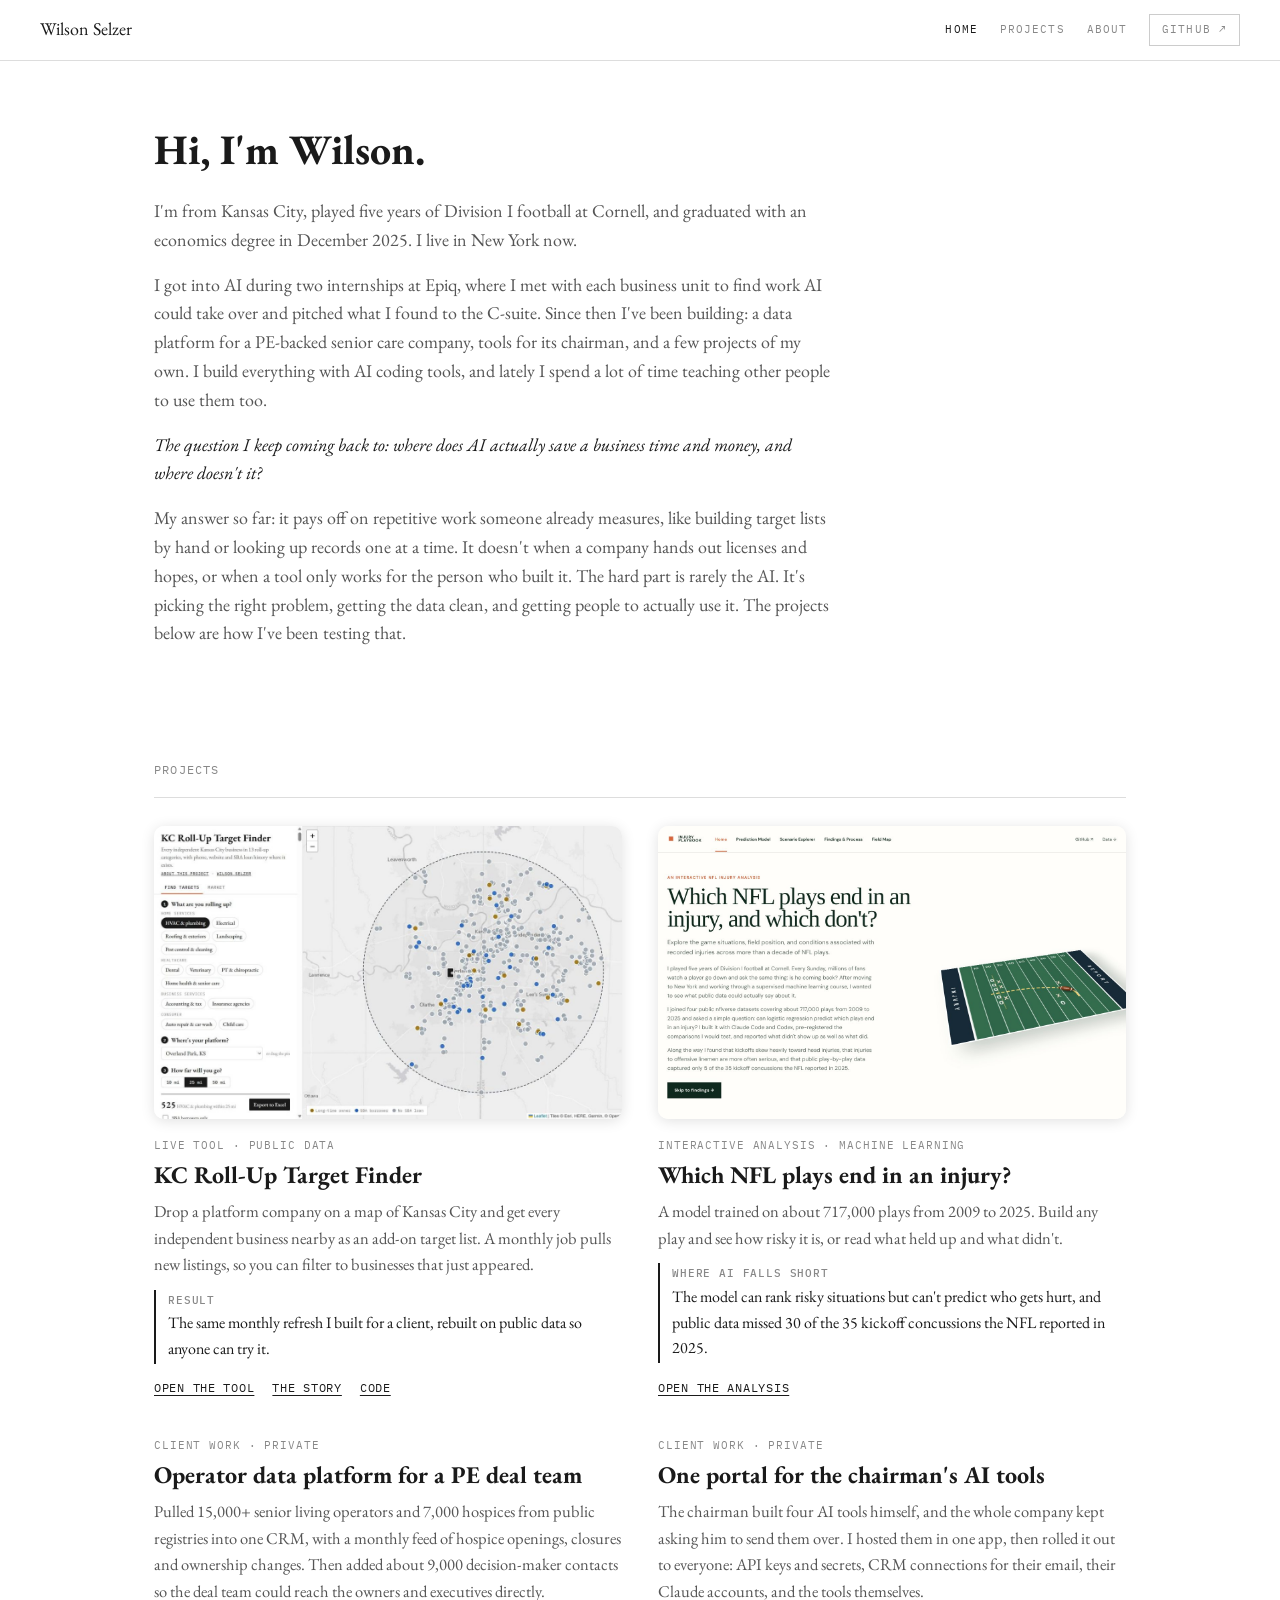
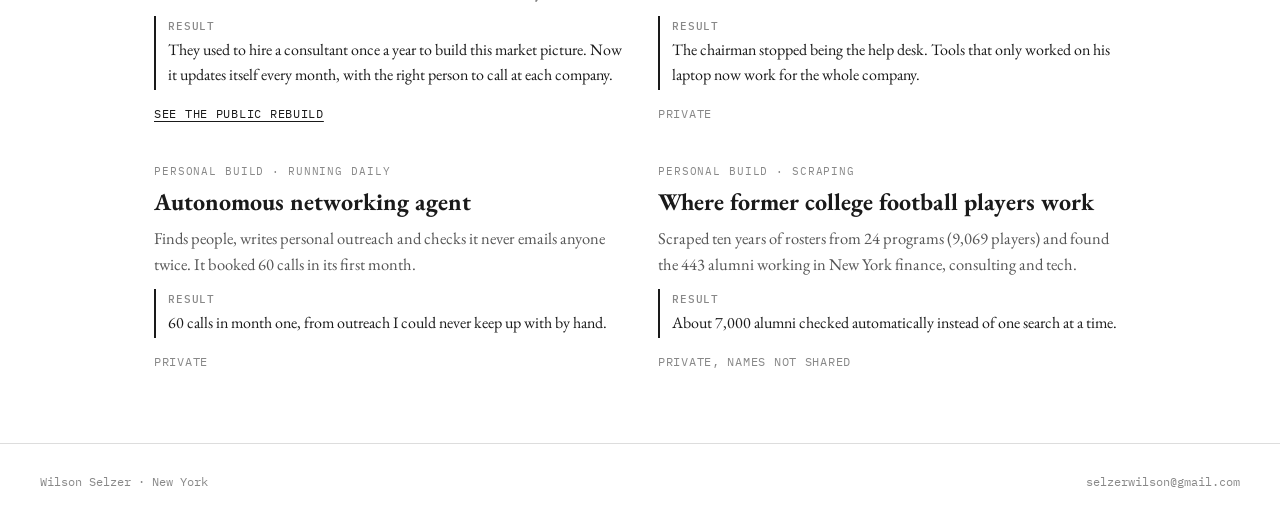
<file: index.html>
<!DOCTYPE html>
<html lang="en">
<head>
<meta charset="utf-8">
<meta name="viewport" content="width=device-width, initial-scale=1">
<title>Wilson Selzer</title>
<meta name="description" content="Wilson Selzer: AI and data projects built since graduating, including a live roll-up target finder for private equity.">
<link rel="preconnect" href="https://fonts.googleapis.com">
<link rel="preconnect" href="https://fonts.gstatic.com" crossorigin>
<link href="https://fonts.googleapis.com/css2?family=EB+Garamond:wght@400;500;600;700&family=IBM+Plex+Mono:wght@400;500;600&display=swap" rel="stylesheet">
<link rel="stylesheet" href="style.css">
</head>
<body>
<header class="topbar">
  <a class="brand" href="./">Wilson Selzer</a>
  <nav class="nav" aria-label="Site">
    <a href="./" aria-current="page">Home</a>
    <a href="#projects">Projects</a>
    <a href="#about">About</a>
    <a class="out" href="https://github.com/WilsonSelzer">GitHub ↗</a>
  </nav>
</header>

<main class="wrap">
  <section class="about" id="about">
    <h1>Hi, I'm Wilson.</h1>
    <p>I'm from Kansas City, played five years of Division I football at Cornell, and graduated with an economics degree in December 2025. I live in New York now.</p>
    <p>I got into AI during two internships at Epiq, where I met with each business unit to find work AI could take over and pitched what I found to the C-suite. Since then I've been building: a data platform for a PE-backed senior care company, tools for its chairman, and a few projects of my own. I build everything with AI coding tools, and lately I spend a lot of time teaching other people to use them too.</p>
    <p class="q">The question I keep coming back to: where does AI actually save a business time and money, and where doesn't it?</p>
    <p>My answer so far: it pays off on repetitive work someone already measures, like building target lists by hand or looking up records one at a time. It doesn't when a company hands out licenses and hopes, or when a tool only works for the person who built it. The hard part is rarely the AI. It's picking the right problem, getting the data clean, and getting people to actually use it. The projects below are how I've been testing that.</p>
  </section>

  <section class="section" id="projects">
    <p class="eyebrow">Projects</p>
    <div class="grid">
      <article class="card">
        <a class="frame" href="kc-sba-loan-map/"><img src="kc-tool.jpg" alt="KC Roll-Up Target Finder map" width="1200" height="688"></a>
        <div class="tag">Live tool · Public data</div>
        <h3><a href="kc-sba-loan-map/">KC Roll-Up Target Finder</a></h3>
        <p>Drop a platform company on a map of Kansas City and get every independent business nearby as an add-on target list. A monthly job pulls new listings, so you can filter to businesses that just appeared.</p>
        <p class="result"><b>Result</b> The same monthly refresh I built for a client, rebuilt on public data so anyone can try it.</p>
        <div class="links"><a href="kc-sba-loan-map/">Open the tool</a><a href="kc/">The story</a><a href="https://github.com/WilsonSelzer/kc-sba-loan-map">Code</a></div>
      </article>

      <article class="card">
        <a class="frame" href="nfl-injuries/"><img src="nfl-tool.jpg" alt="NFL injury analysis home page" width="1400" height="880"></a>
        <div class="tag">Interactive analysis · Machine learning</div>
        <h3><a href="nfl-injuries/">Which NFL plays end in an injury?</a></h3>
        <p>A model trained on about 717,000 plays from 2009 to 2025. Build any play and see how risky it is, or read what held up and what didn't.</p>
        <p class="result"><b>Where AI falls short</b> The model can rank risky situations but can't predict who gets hurt, and public data missed 30 of the 35 kickoff concussions the NFL reported in 2025.</p>
        <div class="links"><a href="nfl-injuries/">Open the analysis</a></div>
      </article>

      <article class="card">
        <div class="tag">Client work · Private</div>
        <h3>Operator data platform for a PE deal team</h3>
        <p>Pulled 15,000+ senior living operators and 7,000 hospices from public registries into one CRM, with a monthly feed of hospice openings, closures and ownership changes. Then added about 9,000 decision-maker contacts so the deal team could reach the owners and executives directly.</p>
        <p class="result"><b>Result</b> They used to hire a consultant once a year to build this market picture. Now it updates itself every month, with the right person to call at each company.</p>
        <div class="links"><a href="kc/">See the public rebuild</a></div>
      </article>

      <article class="card">
        <div class="tag">Client work · Private</div>
        <h3>One portal for the chairman's AI tools</h3>
        <p>The chairman built four AI tools himself, and the whole company kept asking him to send them over. I hosted them in one app, then rolled it out to everyone: API keys and secrets, CRM connections for their email, their Claude accounts, and the tools themselves.</p>
        <p class="result"><b>Result</b> The chairman stopped being the help desk. Tools that only worked on his laptop now work for the whole company.</p>
        <div class="links"><span>Private</span></div>
      </article>

      <article class="card">
        <div class="tag">Personal build · Running daily</div>
        <h3>Autonomous networking agent</h3>
        <p>Finds people, writes personal outreach and checks it never emails anyone twice. It booked 60 calls in its first month.</p>
        <p class="result"><b>Result</b> 60 calls in month one, from outreach I could never keep up with by hand.</p>
        <div class="links"><span>Private</span></div>
      </article>

      <article class="card">
        <div class="tag">Personal build · Scraping</div>
        <h3>Where former college football players work</h3>
        <p>Scraped ten years of rosters from 24 programs (9,069 players) and found the 443 alumni working in New York finance, consulting and tech.</p>
        <p class="result"><b>Result</b> About 7,000 alumni checked automatically instead of one search at a time.</p>
        <div class="links"><span>Private, names not shared</span></div>
      </article>
    </div>
  </section>
</main>

<footer><span>Wilson Selzer · New York</span><span>selzerwilson@gmail.com</span></footer>

</body>
</html>
</file>
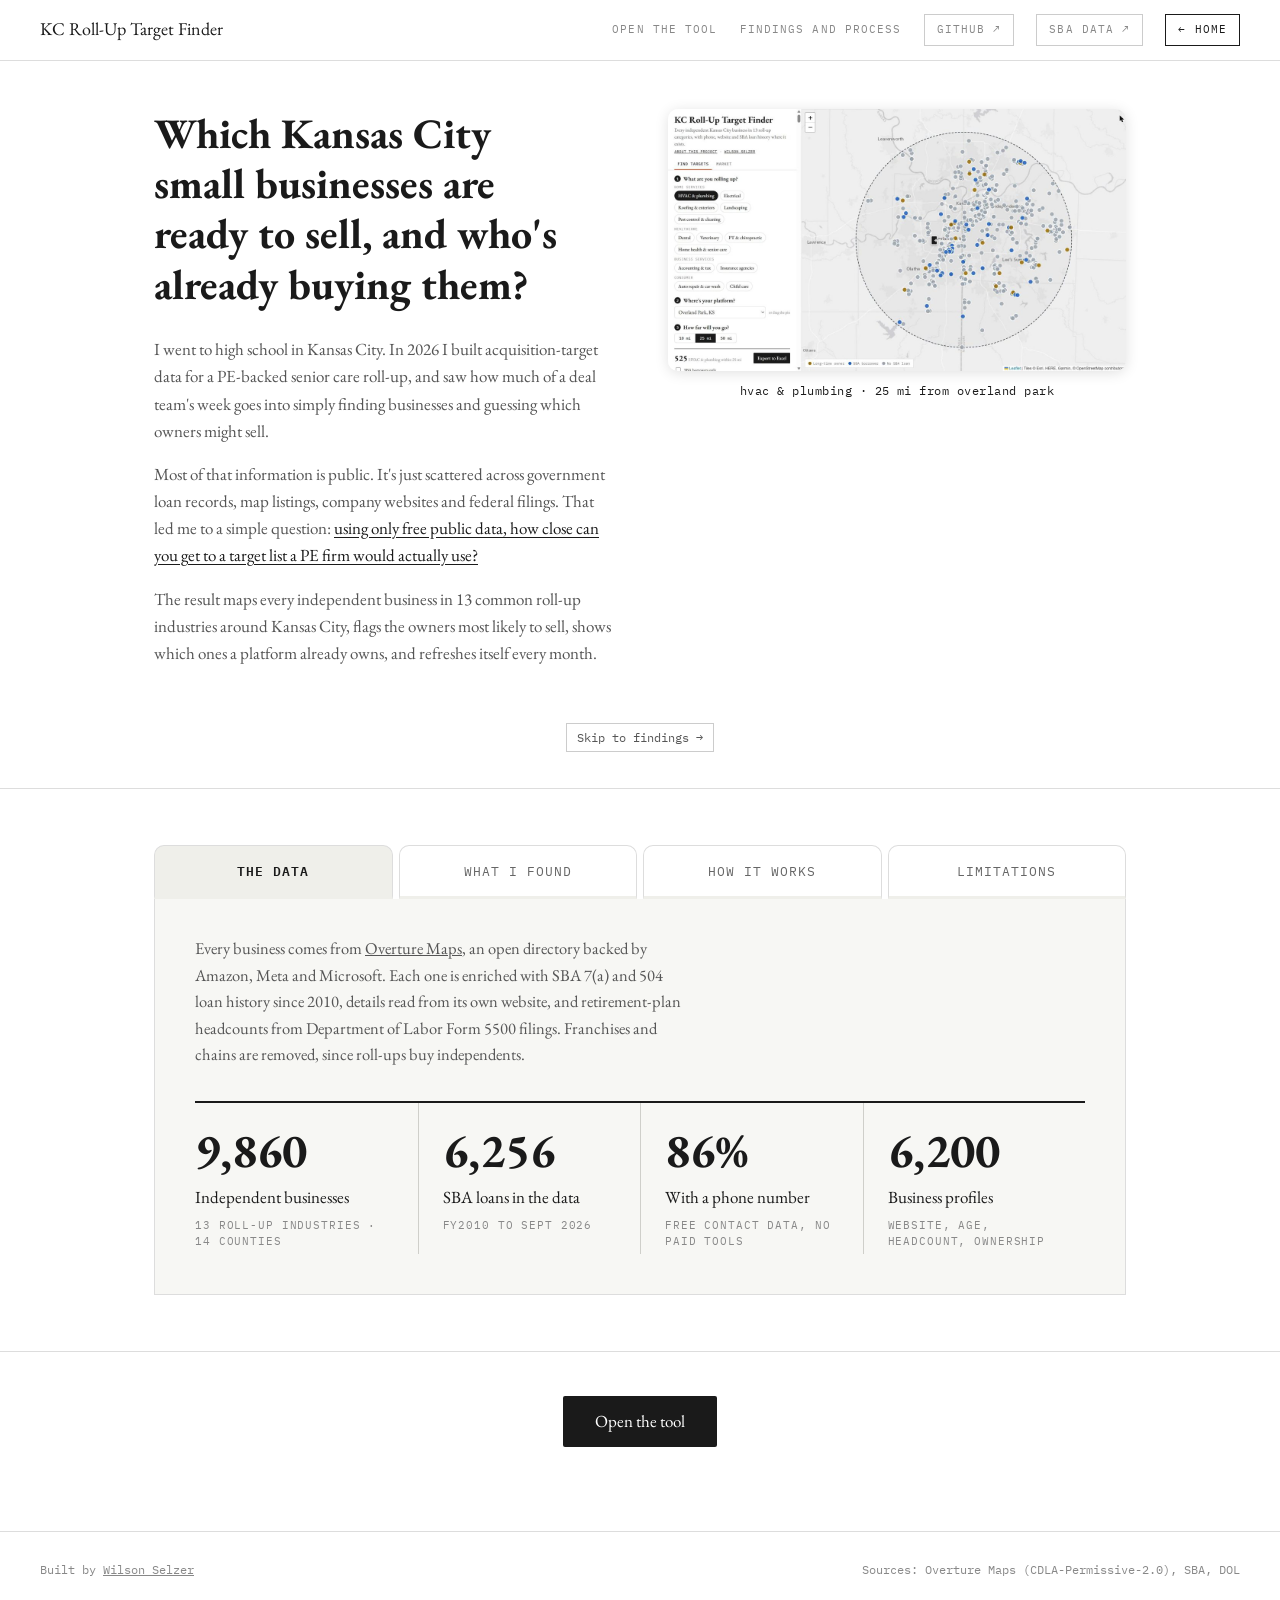
<file: kc/index.html>
<!DOCTYPE html>
<html lang="en">
<head>
<meta charset="utf-8">
<meta name="viewport" content="width=device-width, initial-scale=1">
<title>KC Roll-Up Target Finder</title>
<meta name="description" content="Which Kansas City small businesses are ready to sell, and who is already buying them? A deal-sourcing tool built on free public data.">
<link rel="preconnect" href="https://fonts.googleapis.com">
<link rel="preconnect" href="https://fonts.gstatic.com" crossorigin>
<link href="https://fonts.googleapis.com/css2?family=EB+Garamond:wght@400;500;600;700&family=IBM+Plex+Mono:wght@400;500;600&display=swap" rel="stylesheet">
<link rel="stylesheet" href="../style.css">
</head>
<body>
<header class="topbar">
  <a class="brand" href="./">KC Roll-Up Target Finder</a>
  <nav class="nav" aria-label="Project">
    <a href="../kc-sba-loan-map/">Open the tool</a>
    <a href="#findings">Findings and process</a>
    <a class="out" href="https://github.com/WilsonSelzer/kc-sba-loan-map">GitHub ↗</a>
    <a class="out" href="https://data.sba.gov/dataset/7a-504-foia">SBA data ↗</a>
    <a class="out" href="../" style="border-color:var(--ink);color:var(--ink)">← Home</a>
  </nav>
</header>

<main class="wrap">
  <section class="hero">
    <div>
      <h1>Which Kansas City small businesses are ready to sell, and who's already buying them?</h1>
      <p>I went to high school in Kansas City. In 2026 I built acquisition-target data for a PE-backed senior care roll-up, and saw how much of a deal team's week goes into simply finding businesses and guessing which owners might sell.</p>
      <p>Most of that information is public. It's just scattered across government loan records, map listings, company websites and federal filings. That led me to a simple question: <a href="../kc-sba-loan-map/">using only free public data, how close can you get to a target list a PE firm would actually use?</a></p>
      <p>The result maps every independent business in 13 common roll-up industries around Kansas City, flags the owners most likely to sell, shows which ones a platform already owns, and refreshes itself every month.</p>
    </div>
    <div>
      <a class="frame" href="../kc-sba-loan-map/" aria-label="Open the tool"><img src="kc-tool.jpg" alt="The tool: HVAC and plumbing businesses within 25 miles of an Overland Park platform" width="1200" height="688"></a>
      <div class="caption">hvac &amp; plumbing · 25 mi from overland park</div>
    </div>
  </section>
  <div class="skip"><a href="#findings">Skip to findings →</a></div>
</main>

<section class="band" id="findings">
  <div class="wrap">
    <div class="tabs" role="tablist">
      <button role="tab" aria-selected="true" aria-controls="t1" id="b1">The data</button>
      <button role="tab" aria-selected="false" aria-controls="t2" id="b2">What I found</button>
      <button role="tab" aria-selected="false" aria-controls="t3" id="b3">How it works</button>
      <button role="tab" aria-selected="false" aria-controls="t4" id="b4">Limitations</button>
    </div>
    <div class="panel" id="t1" role="tabpanel" aria-labelledby="b1">
      <p>Every business comes from <a href="https://overturemaps.org">Overture Maps</a>, an open directory backed by Amazon, Meta and Microsoft. Each one is enriched with SBA 7(a) and 504 loan history since 2010, details read from its own website, and retirement-plan headcounts from Department of Labor Form 5500 filings. Franchises and chains are removed, since roll-ups buy independents.</p>
      <div class="stats">
        <div class="stat"><b>9,860</b><span>Independent businesses</span><small>13 roll-up industries · 14 counties</small></div>
        <div class="stat"><b>6,256</b><span>SBA loans in the data</span><small>FY2010 to Sept 2026</small></div>
        <div class="stat"><b>86%</b><span>With a phone number</span><small>Free contact data, no paid tools</small></div>
        <div class="stat"><b>6,200</b><span>Business profiles</span><small>Website, age, headcount, ownership</small></div>
      </div>
    </div>
    <div class="panel" id="t2" role="tabpanel" aria-labelledby="b2" hidden>
      <ol>
        <li><b>Consolidation is already underway in vet care.</b> About 1 in 10 Kansas City vet clinics' websites name a PE-backed platform: Mission Pet Health (16 clinics), National Veterinary Associates (10) and Thrive Pet Healthcare (4).</li>
        <li><b>Deal sizes have doubled.</b> The median SBA loan used to buy a KC business rose from $479,000 in FY2019 to $1.0 million in FY2026, with 58 purchases financed in FY2026 alone.</li>
        <li><b>Dental is ripe for succession deals.</b> Of the 119 KC dental offices with SBA loans, 73 first borrowed 10 or more years ago, a rough sign the owner is further along in their career.</li>
        <li><b>Hundreds of owners have been at it for decades.</b> 707 businesses say on their websites they've operated since 1996 or earlier.</li>
        <li><b>Auto repair is the most fragmented market.</b> 2,150 independent shops and car washes, with 21 bought by new owners using SBA loans since 2018.</li>
      </ol>
    </div>
    <div class="panel" id="t3" role="tabpanel" aria-labelledby="b3" hidden>
      <ol>
        <li><b>Collect.</b> A scheduled GitHub job runs every month. It pulls Overture's business listings for the metro and checks SBA's site for a new quarterly loan file.</li>
        <li><b>Clean.</b> It sorts businesses into 13 categories, removes franchises and closed listings, merges duplicate locations, and matches listings to SBA borrowers by name and location.</li>
        <li><b>Enrich.</b> It visits each business's website for founding year, family ownership, hiring and any mention of a parent platform; looks up when the website domain was registered; and matches Form 5500 filings for headcount.</li>
        <li><b>Serve.</b> The map, the business profiles and the Excel export all read from the refreshed files, so the tool stays current with no manual work.</li>
      </ol>
    </div>
    <div class="panel" id="t4" role="tabpanel" aria-labelledby="b4" hidden>
      <p>This reflects public data as published. Map listings can be out of date, websites can overstate their history, and SBA records only cover businesses that borrowed through SBA programs. "Long-time owner" and "years in business" are rough signals, not owner ages. The ownership flag only catches platforms a website names, so it will miss quiet acquisitions. Revenue isn't public for private companies; headcount only exists for businesses that file a Form 5500.</p>
      <p>The point isn't a perfect list. It's to show how much of a sourcing team's first pass can be automated from free data, so people can spend their time on calls instead of spreadsheets.</p>
    </div>
  </div>
</section>

<div class="cta"><a class="btn" href="../kc-sba-loan-map/">Open the tool</a></div>

<footer><span>Built by <a href="../">Wilson Selzer</a></span><span>Sources: Overture Maps (CDLA-Permissive-2.0), SBA, DOL</span></footer>

<script>
document.querySelectorAll('.tabs').forEach(tl => {
  const tabs = [...tl.querySelectorAll('[role=tab]')];
  tabs.forEach(t => t.addEventListener('click', () => {
    tabs.forEach(x => { x.setAttribute('aria-selected', x === t); document.getElementById(x.getAttribute('aria-controls')).hidden = x !== t; });
  }));
});
</script>
</body>
</html>
</file>
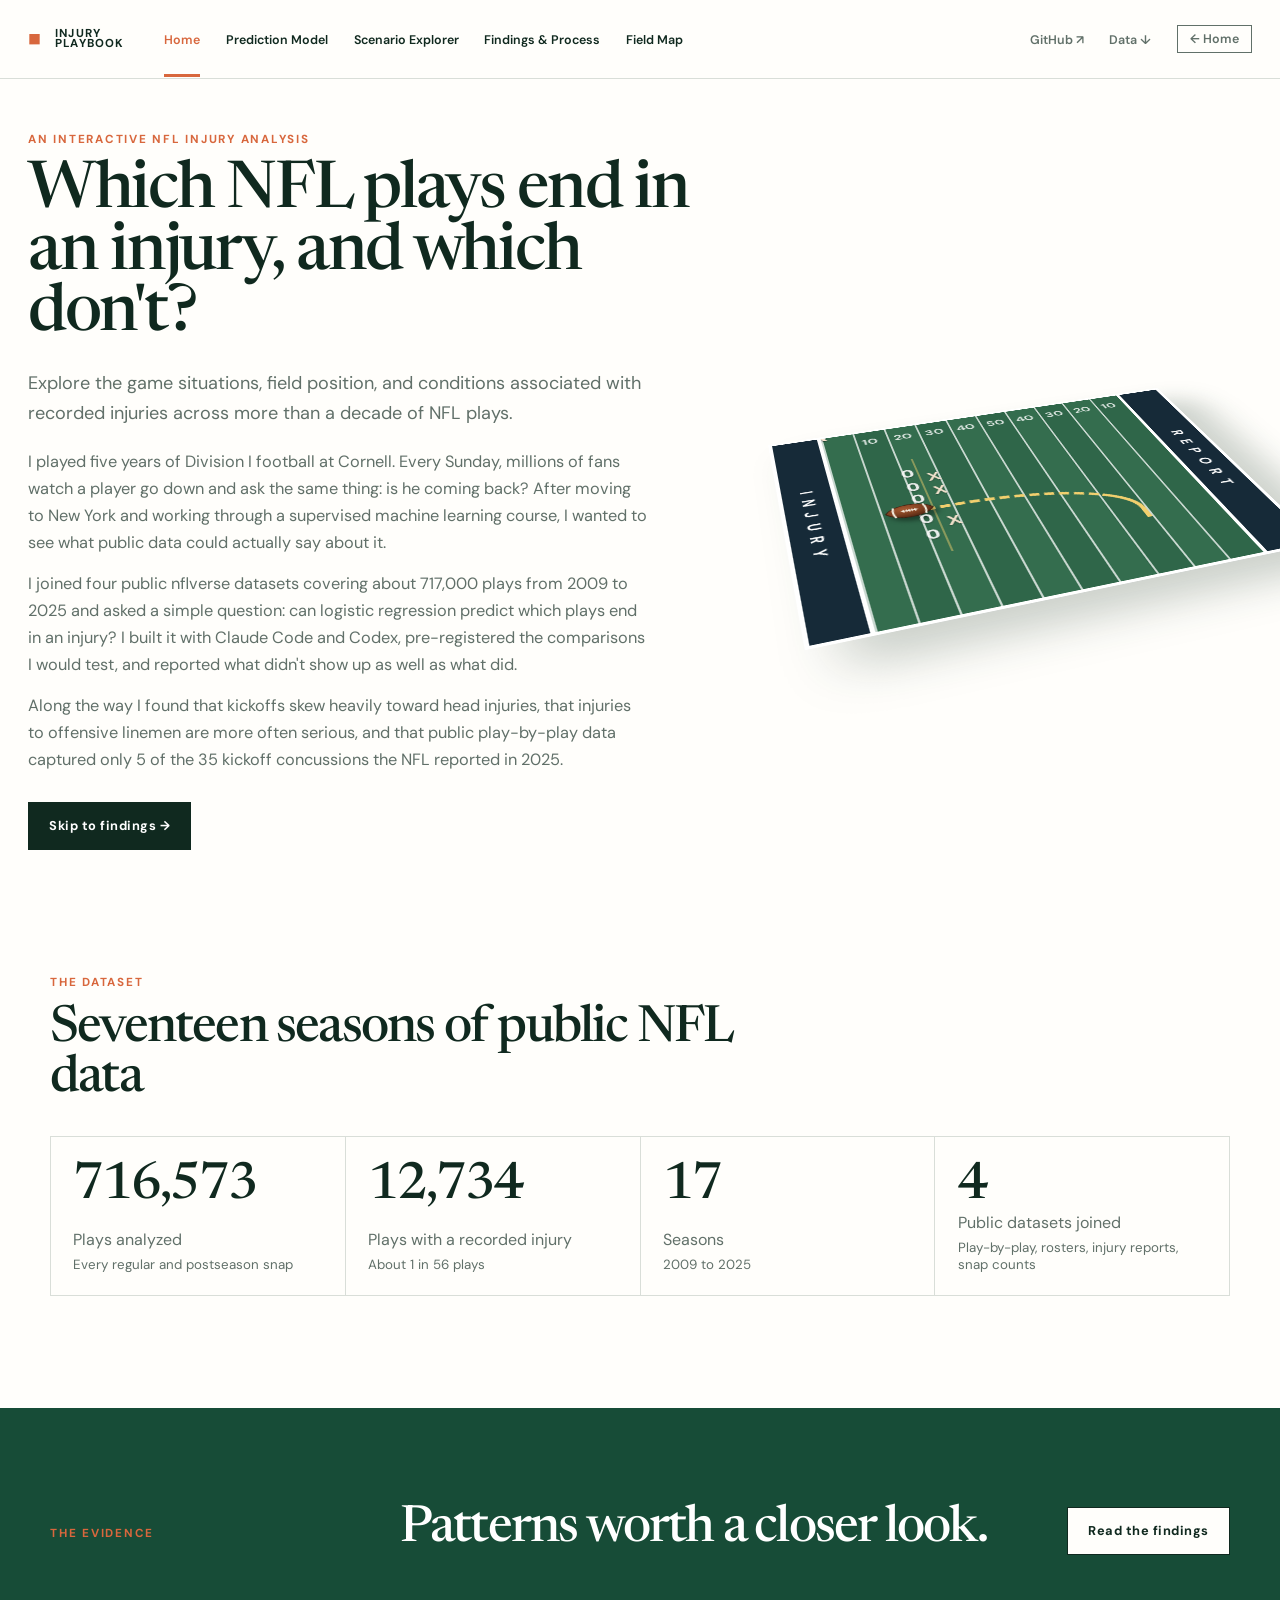
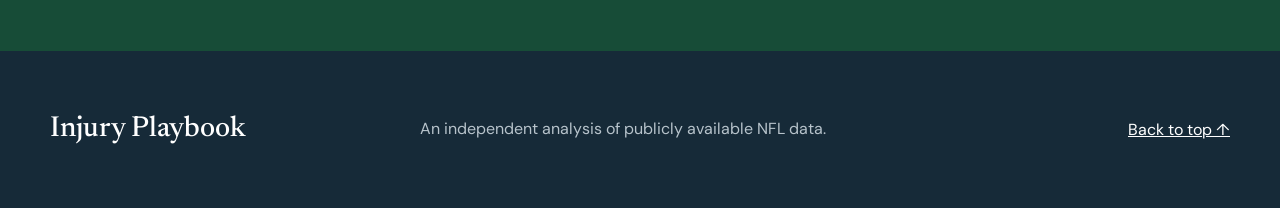
<file: nfl-injuries/index.html>
<!doctype html>
<html lang="en">
  <head>
    <meta charset="UTF-8" />
    <meta name="viewport" content="width=device-width, initial-scale=1.0" />
    <meta name="theme-color" content="#12372a" />
    <meta name="description" content="An interactive analysis of injuries on NFL plays." />
    <title>The Injury Playbook</title>
    <script type="module" crossorigin src="/nfl-injuries/assets/index-DYfCTCCI.js"></script>
    <link rel="modulepreload" crossorigin href="/nfl-injuries/assets/react-vendor-C9FgE7_s.js">
    <link rel="modulepreload" crossorigin href="/nfl-injuries/assets/charts-DsGsqdvc.js">
    <link rel="stylesheet" crossorigin href="/nfl-injuries/assets/index--D0kMBH2.css">
  </head>
  <body>
    <a class="skip-link" href="#main">Skip to content</a>
    <div id="root"></div>
  </body>
</html>
</file>
<file: style.css>
/* Editorial style: serif reading text, small uppercase mono labels, white page, framed data panels. */
:root {
  --ink: #1a1a1a; --text: #555; --muted: #888; --rule: #ddd; --panel: #f7f7f4; --tab: #efefea;
  --serif: "EB Garamond", "Times New Roman", Georgia, serif;
  --mono: "IBM Plex Mono", "Courier New", monospace;
  color-scheme: light;
}
* { box-sizing: border-box; }
html, body { margin: 0; background: #fff; color: var(--ink); }
body { font-family: var(--serif); font-size: 19px; line-height: 1.6; }
a { color: inherit; }
a:focus-visible, button:focus-visible { outline: 2px solid var(--ink); outline-offset: 3px; }

.topbar { position: sticky; top: 0; z-index: 10; background: #fff; border-bottom: 1px solid var(--rule);
  display: flex; align-items: center; justify-content: space-between; gap: 20px; padding: 14px 40px; }
.brand { font-size: 18px; text-decoration: none; white-space: nowrap; }
.nav { display: flex; align-items: center; gap: 22px; flex-wrap: wrap; justify-content: flex-end; }
.nav a { font-family: var(--mono); font-size: 11px; letter-spacing: .1em; text-transform: uppercase; color: var(--muted); text-decoration: none; }
.nav a:hover, .nav a[aria-current="page"] { color: var(--ink); }
.nav .out { border: 1px solid #ccc; padding: 6px 12px; color: var(--muted); }
.nav .out:hover { border-color: var(--ink); }

.wrap { max-width: 1020px; margin: 0 auto; padding: 0 24px; }
.hero { display: grid; grid-template-columns: 1fr 1fr; gap: 56px; align-items: start; padding: 48px 0 36px; }
h1 { font-size: 42px; line-height: 1.2; font-weight: 700; margin: 0 0 26px; text-wrap: balance; }
.hero p { color: var(--text); font-size: 17px; margin: 0 0 16px; max-width: 62ch; }
.hero p a { color: var(--ink); text-underline-offset: 3px; }
.frame { border-radius: 10px; overflow: hidden; box-shadow: 0 2px 14px rgba(0,0,0,.12); display: block; }
.frame img { display: block; width: 100%; height: auto; }
.caption { font-family: var(--mono); font-size: 12px; color: var(--ink); text-align: center; margin-top: 10px; letter-spacing: .04em; }
.skip { display: flex; justify-content: center; margin: 4px 0 36px; }
.skip a { font-family: var(--mono); font-size: 12px; color: var(--text); border: 1px solid #ccc; padding: 4px 10px; text-decoration: none; }
.skip a:hover { border-color: var(--ink); color: var(--ink); }

.band { border-top: 1px solid var(--rule); border-bottom: 1px solid var(--rule); padding: 56px 0; }
.tabs { display: grid; grid-template-columns: repeat(var(--n, 4), 1fr); gap: 6px; }
.tabs button { font-family: var(--mono); font-size: 13px; letter-spacing: .08em; text-transform: uppercase; color: #666;
  background: #fff; border: 1px solid var(--rule); border-bottom: 3px solid var(--tab); border-radius: 10px 10px 0 0; padding: 14px 10px; cursor: pointer; }
.tabs button[aria-selected="true"] { background: var(--tab); color: var(--ink); font-weight: 600; border-bottom-color: var(--tab); }
.panel { background: var(--panel); border: 1px solid var(--rule); border-top: 0; padding: 36px 40px 40px; }
.panel[hidden] { display: none; }
.panel p { color: var(--text); font-size: 16.5px; max-width: 62ch; margin: 0 0 14px; }
.panel ol, .panel ul { color: var(--text); font-size: 16.5px; max-width: 70ch; padding-left: 22px; margin: 0; }
.panel li { margin-bottom: 12px; }
.panel li b { color: var(--ink); font-weight: 600; }
.stats { display: grid; grid-template-columns: repeat(4, 1fr); border-top: 2px solid var(--ink); margin-top: 34px; }
.stat { padding: 22px 24px 4px; border-left: 1px solid #cfcfca; }
.stat:first-child { border-left: 0; padding-left: 0; }
.stat b { display: block; font-size: 48px; line-height: 1.05; font-weight: 700; font-variant-numeric: lining-nums tabular-nums; }
.stat span { display: block; font-size: 17px; margin-top: 8px; }
.stat small { display: block; font-family: var(--mono); font-size: 11px; letter-spacing: .08em; text-transform: uppercase; color: var(--muted); margin-top: 6px; line-height: 1.5; }
.cta { display: flex; justify-content: center; padding: 44px 0; }
.btn { font-family: var(--serif); font-size: 17px; background: var(--ink); color: #fff; text-decoration: none; padding: 12px 32px; border-radius: 2px; }
.btn:hover { background: #333; }

.section { padding: 56px 0 24px; }
.eyebrow { font-family: var(--mono); font-size: 12px; letter-spacing: .1em; text-transform: uppercase; color: var(--muted); margin: 0 0 18px; }
h2 { font-size: 32px; line-height: 1.2; margin: 0 0 8px; font-weight: 700; }
.project { display: grid; grid-template-columns: 220px 1fr; gap: 32px; padding: 30px 0; border-top: 1px solid var(--rule); }
.project .meta { font-family: var(--mono); font-size: 11.5px; letter-spacing: .06em; text-transform: uppercase; color: var(--muted); line-height: 1.8; }
.project h3 { font-size: 26px; line-height: 1.2; margin: 0 0 8px; }
.project p { color: var(--text); font-size: 17px; margin: 0 0 10px; max-width: 62ch; }
.project ul { color: var(--text); font-size: 16.5px; margin: 0; padding-left: 20px; max-width: 64ch; }
.project li { margin-bottom: 6px; }
.project .links { font-family: var(--mono); font-size: 12px; letter-spacing: .06em; text-transform: uppercase; margin-top: 12px; display: flex; gap: 18px; }
.project .links a { color: var(--ink); text-underline-offset: 3px; }
.note { font-family: var(--mono); font-size: 11.5px; color: var(--muted); letter-spacing: .04em; margin-top: 8px; }
footer { border-top: 1px solid var(--rule); margin-top: 40px; padding: 28px 40px 40px; font-family: var(--mono); font-size: 12px; color: var(--muted); display: flex; justify-content: space-between; gap: 16px; flex-wrap: wrap; }

@media (max-width: 820px) {
  .topbar { padding: 12px 18px; flex-direction: column; align-items: flex-start; }
  .nav { justify-content: flex-start; gap: 14px; }
  .hero { grid-template-columns: 1fr; gap: 28px; padding-top: 30px; }
  h1 { font-size: 32px; }
  .tabs { grid-template-columns: 1fr 1fr; }
  .panel { padding: 24px 20px 28px; }
  .stats { grid-template-columns: 1fr 1fr; }
  .stat:nth-child(3) { border-left: 0; padding-left: 0; }
  .stat b { font-size: 36px; }
  .project { grid-template-columns: 1fr; gap: 8px; }
}

.about { max-width: 680px; padding: 64px 0 40px; }
.about h1 { margin-bottom: 22px; }
.about p { color: var(--text); font-size: 18px; margin: 0 0 16px; }
.about .q { color: var(--ink); font-style: italic; }
.grid { display: grid; grid-template-columns: 1fr 1fr; gap: 40px 36px; padding: 28px 0 8px; border-top: 1px solid var(--rule); }
.card { display: flex; flex-direction: column; }
.card .frame { margin-bottom: 18px; aspect-ratio: 16/10; }
.card .frame img { height: 100%; object-fit: cover; object-position: left top; }
.card .tag { font-family: var(--mono); font-size: 11px; letter-spacing: .08em; text-transform: uppercase; color: var(--muted); margin-bottom: 6px; }
.card h3 { font-size: 24px; line-height: 1.25; margin: 0 0 8px; }
.card h3 a { text-decoration: none; }
.card h3 a:hover { text-decoration: underline; text-underline-offset: 3px; }
.card p { color: var(--text); font-size: 16.5px; margin: 0 0 12px; }
.card .links { font-family: var(--mono); font-size: 12px; letter-spacing: .06em; text-transform: uppercase; display: flex; gap: 18px; flex-wrap: wrap; margin-top: auto; }
.card .links a { color: var(--ink); text-underline-offset: 3px; }
.card .links span { color: var(--muted); }
@media (max-width: 760px) { .grid { grid-template-columns: 1fr; } .about { padding-top: 40px; } }
.card .result { font-size: 16px; color: var(--ink); border-left: 2px solid var(--ink); padding: 2px 0 2px 12px; margin: 0 0 14px; }
.card .result b { display: block; font-family: var(--mono); font-size: 10.5px; letter-spacing: .08em; text-transform: uppercase; font-weight: 500; color: var(--muted); margin-bottom: 2px; }
</file>
<file: nfl-injuries/assets/index--D0kMBH2.css>
@import"https://fonts.googleapis.com/css2?family=DM+Sans:wght@400;500;600;700&family=Newsreader:opsz,wght@6..72,400;6..72,500;6..72,600&display=swap";:root{--ink: #10291f;--navy: #162a38;--green: #174c37;--green-2: #2f6a50;--cream: #f5f1e8;--paper: #fffefb;--warm: #d8673d;--gold: #d1a64d;--line: #d9ded8;--muted: #617069;font-family:DM Sans,system-ui,sans-serif;color:var(--ink);background:var(--paper);font-synthesis:none}*{box-sizing:border-box}html{scroll-behavior:smooth}body{margin:0;min-width:320px;background:var(--paper)}button,input,select{font:inherit}button,a{-webkit-tap-highlight-color:transparent}a{color:inherit}h1,h2,h3,p{margin-top:0}h1,h2,h3{font-family:Newsreader,Georgia,serif;font-weight:500;line-height:.98;letter-spacing:-.035em}h1{font-size:clamp(3.1rem,7vw,7.5rem)}h2{font-size:clamp(2.3rem,4vw,4.8rem)}h3{font-size:2rem}p{line-height:1.65}.skip-link{position:fixed;top:-5rem;left:1rem;z-index:999;background:#fff;padding:.8rem 1rem}.skip-link:focus{top:1rem}.content-width{width:min(1180px,calc(100% - 48px));margin-inline:auto}.wide-body{width:min(1420px,calc(100% - 48px));margin:0 auto 7rem}.eyebrow{color:var(--warm);text-transform:uppercase;letter-spacing:.15em;font-size:.73rem;font-weight:700}.site-header{position:sticky;top:0;z-index:30;background:color-mix(in srgb,var(--paper) 92%,transparent);border-bottom:1px solid var(--line);-webkit-backdrop-filter:blur(14px);backdrop-filter:blur(14px)}.header-inner{min-height:78px;max-width:1500px;margin:auto;padding:0 28px;display:flex;align-items:center;gap:2.5rem}.brand{display:flex;align-items:center;gap:.7rem;text-transform:uppercase;font-size:.72rem;line-height:.9;letter-spacing:.1em;text-decoration:none;font-weight:700}.brand-mark{color:var(--warm);font-size:1.2rem;transform:rotate(45deg)}.nav{display:flex;align-items:center;justify-content:space-between;flex:1}.nav-pages,.nav-meta{display:flex;align-items:center;gap:clamp(1rem,2vw,2.2rem)}.nav a{text-decoration:none;font-size:.78rem;font-weight:600;white-space:nowrap;padding:30px 0 26px;border-bottom:3px solid transparent}.nav a:hover,.nav a.active{color:var(--warm);border-color:var(--warm)}.nav-meta a{color:var(--muted)}.menu-button{display:none;margin-left:auto;background:none;border:1px solid var(--ink);padding:.5rem .7rem}.hero{max-width:1500px;min-height:calc(100vh - 78px);max-height:822px;margin:auto;padding:clamp(2.5rem,5vh,4.5rem) 28px max(2.5rem,5vh) max(28px,calc((100vw - 1444px)/2));display:grid;grid-template-columns:minmax(600px,1.2fr) minmax(440px,.8fr);align-items:center;gap:clamp(2.5rem,5vw,6rem);overflow:hidden}.hero h1{max-width:830px;margin-bottom:1.5rem;font-size:clamp(3.2rem,5.1vw,5.35rem);line-height:.94}.hero-deck{max-width:650px;font-size:1.13rem;color:var(--muted)}.intro-placeholder{max-width:650px;margin:1.5rem 0;padding-left:1rem;display:grid;gap:.35rem;border-left:3px solid var(--gold);color:var(--muted);font-size:.88rem}.intro{max-width:620px;margin:1.25rem 0 1.75rem}.intro p{color:var(--muted);font-size:1.02rem;line-height:1.65;margin:0 0 .9rem}.button{display:inline-block;padding:.9rem 1.25rem;background:var(--ink);color:#fff;text-decoration:none;font-size:.8rem;font-weight:700;letter-spacing:.04em;border:1px solid var(--ink);transition:transform .2s,background .2s}.button:hover{transform:translateY(-2px);background:var(--warm);border-color:var(--warm)}.button.light{color:var(--ink);background:var(--paper)}.football-field{width:100%;max-width:650px;aspect-ratio:1.35;display:flex;transform:perspective(900px) rotateX(58deg) rotate(-18deg);filter:drop-shadow(30px 34px 24px #10291f35);animation:field-in 1.2s cubic-bezier(.2,.8,.2,1) both}.end-zone{width:12%;background:var(--navy);border:4px solid white;color:#fff;display:grid;place-items:center;overflow:hidden}.end-zone span{writing-mode:vertical-rl;text-orientation:mixed;letter-spacing:.6em;font-weight:700;font-size:clamp(.65rem,1.4vw,1.1rem)}.field-play{flex:1;position:relative;overflow:hidden;background:repeating-linear-gradient(90deg,#346d4e 0,#346d4e 10%,#2f6649 10%,#2f6649 20%);border-block:4px solid white}.yard-line{position:absolute;height:100%;border-left:2px solid #ffffffbb;color:#fffc;font:700 1rem DM Sans;padding:12px 5px}.football{position:absolute;z-index:2;left:18%;top:51%;width:3.1rem;height:auto;transform:translate(-50%,-50%);filter:drop-shadow(4px 7px 3px rgba(0,0,0,.35));animation:drive 4.5s linear infinite}.play-route{position:absolute;z-index:1;left:18%;top:51%;width:62%;height:24%;border-top:5px dashed #f2cf6e;border-right:5px solid #f2cf6e;border-radius:0 80% 0 0}@keyframes field-in{0%{opacity:0;transform:perspective(900px) rotateX(58deg) rotate(-18deg) translate(20%)}}.los{position:absolute;left:24.2%;top:22%;height:52%;border-left:2px solid rgba(242,207,110,.45)}.mark{position:absolute;z-index:2;transform:translate(-50%,-50%);font:700 1.4rem/1 IBM Plex Mono,ui-monospace,monospace;color:#ffffffe6;text-shadow:0 1px 2px rgba(0,0,0,.35);animation-duration:4.5s;animation-iteration-count:infinite;animation-timing-function:ease-in-out}.mark.x{color:#ffecd6eb}.mark.push{animation-name:push}.mark.rush{animation-name:rush}.mark.receiver{animation-name:receiver}.mark.corner{animation-name:corner}.mark.safety{animation-name:safety}@keyframes push{0%,8%{translate:0 0}30%,88%{translate:.35rem 0}to{translate:0 0}}@keyframes rush{0%,8%{translate:0 0}30%,88%{translate:-.2rem 0}to{translate:0 0}}@keyframes receiver{0%,6%{opacity:1;left:22%;top:84%}45%{left:55%;top:82%}94%{left:80%;top:75%;opacity:1}to{left:22%;top:84%;opacity:0}}@keyframes corner{0%,6%{opacity:1;left:31%;top:80%}45%{left:58%;top:70%}94%{left:77%;top:68%;opacity:1}to{left:31%;top:80%;opacity:0}}@keyframes safety{0%,10%{opacity:1;left:62%;top:30%}94%{left:75%;top:58%;opacity:1}to{left:62%;top:30%;opacity:0}}@keyframes drive{0.0%{left:18%;top:51%;transform:translate(-50%,-50%) rotate(0);opacity:0}14.0%{left:30.4%;top:51%;transform:translate(-50%,-50%) rotate(0);opacity:1}23.2%{left:40.1%;top:51.4%;transform:translate(-50%,-50%) rotate(4deg);opacity:1}32.5%{left:49.4%;top:52.5%;transform:translate(-50%,-50%) rotate(8deg);opacity:1}41.8%{left:58%;top:54.2%;transform:translate(-50%,-50%) rotate(13deg);opacity:1}51.0%{left:65.5%;top:56.6%;transform:translate(-50%,-50%) rotate(19deg);opacity:1}60.2%{left:71.6%;top:59.5%;transform:translate(-50%,-50%) rotate(27deg);opacity:1}69.5%{left:76.2%;top:62.9%;transform:translate(-50%,-50%) rotate(39deg);opacity:1}78.8%{left:79%;top:66.5%;transform:translate(-50%,-50%) rotate(59deg);opacity:1}88.0%{left:80%;top:70.2%;transform:translate(-50%,-50%) rotate(90deg);opacity:1}94.0%{left:80%;top:73.5%;transform:translate(-50%,-50%) rotate(90deg);opacity:1}100.0%{left:80%;top:75%;transform:translate(-50%,-50%) rotate(90deg);opacity:0}}@media(prefers-reduced-motion:reduce){*,*:before,*:after{animation-duration:.01ms!important;animation-iteration-count:1!important;scroll-behavior:auto!important}}.tab-story{padding:4.5rem 0 7rem}.tab-story>h2{max-width:760px}.tabs{display:grid;grid-template-columns:repeat(4,1fr);margin-top:3.5rem;border-block:1px solid var(--line)}.tabs button{padding:1.3rem 1rem;text-align:left;background:none;border:0;border-right:1px solid var(--line);color:var(--muted);cursor:pointer}.tabs button:last-child{border:0}.tabs button span{display:block;margin-bottom:.5rem;color:var(--warm);font-size:.68rem}.tabs button[aria-selected=true]{color:#fff;background:var(--green)}.tab-panel{min-height:370px;padding:3rem;background:var(--cream)}.panel-copy{max-width:620px}.text-link{color:var(--warm);font-weight:700}.stat-grid{display:grid;grid-template-columns:repeat(auto-fit,minmax(155px,1fr));gap:1px;background:var(--line);border:1px solid var(--line)}.stat{min-height:145px;padding:1.4rem;background:var(--paper);display:flex;flex-direction:column}.stat strong{font-family:Newsreader,serif;font-size:clamp(2.1rem,4vw,3.8rem);font-weight:500;letter-spacing:-.04em}.stat span{margin-top:auto;color:var(--muted);text-transform:capitalize}.stat small{margin-top:.4rem;color:var(--muted)}.formula{font-family:Newsreader,serif;font-size:clamp(1.6rem,3vw,3.2rem);color:var(--green)}.weight-list{display:grid;grid-template-columns:repeat(3,1fr);gap:1px;margin-top:2rem;background:var(--line)}.weight-list span{display:flex;justify-content:space-between;padding:1rem;background:var(--paper)}.home-findings{background:var(--green);color:#fff;padding:6rem 0}.split-heading{display:grid;grid-template-columns:1fr 2fr auto;align-items:end;gap:2rem}.split-heading h2{margin:0}.page-intro{padding:clamp(5rem,10vw,10rem) 0 4rem;display:grid;grid-template-columns:1fr 3fr;gap:2rem}.page-intro h1{grid-column:2;font-size:clamp(3.1rem,5.2vw,5.4rem);max-width:1000px}.intro-copy{grid-column:2;max-width:700px;color:var(--muted);font-size:1.1rem}.page-body{padding-bottom:8rem}.loading,.data-error{padding:2rem;border:1px solid var(--line);color:var(--muted)}.data-error{border-color:#d8a28f;background:#fff8f5}.model-card{display:grid;grid-template-columns:minmax(0,2fr) minmax(300px,1fr);border-top:2px solid var(--ink);border-bottom:1px solid var(--line)}.model-card>h2{grid-column:1 / -1;margin:0;padding:1.3rem 0;border-bottom:1px solid var(--line);font-size:2rem}.play-form{padding:2rem 2rem 2rem 0;display:grid;grid-template-columns:repeat(3,1fr);gap:1.2rem}.play-form label,.map-controls>label{display:grid;gap:.45rem;color:var(--muted);font-size:.76rem;font-weight:700;text-transform:uppercase;letter-spacing:.06em}input,select{width:100%;padding:.72rem;color:var(--ink);background:var(--paper);border:1px solid #aab4ad;border-radius:0}input:focus,select:focus,button:focus-visible,a:focus-visible{outline:3px solid color-mix(in srgb,var(--warm) 60%,transparent);outline-offset:2px}.prediction-result{padding:2rem;color:#fff;background:var(--green)}.prediction-result>strong{display:block;font-family:Newsreader,serif;font-size:clamp(4rem,8vw,7rem);font-weight:500;line-height:1}.relative-label{margin:.25rem 0 1rem;font:500 1.5rem Newsreader,serif}.raw-probability{color:#dce7e0;font-size:.92rem}.meter{height:12px;position:relative;margin:2rem 0 1rem;background:#ffffff2e}.meter span{display:block;height:100%;background:var(--gold);transition:width .35s}.meter i{position:absolute;top:-6px;width:2px;height:24px;background:#fff}.fine-print{font-size:.75rem;color:#dce7e0}.method-note{max-width:800px;margin:2rem 0 0 auto;padding:1.4rem;border-left:4px solid var(--warm);background:var(--cream);line-height:1.5}.scenario-grid{display:grid;grid-template-columns:1fr 1fr;gap:2rem}.scenario-note{min-height:2rem;color:var(--warm);text-transform:uppercase;font-size:.7rem;letter-spacing:.1em}.model-card.condensed{display:block;border:1px solid var(--line)}.condensed .play-form{padding:1.5rem;grid-template-columns:repeat(2,1fr)}.condensed .prediction-result{min-height:330px}.condensed .prediction-result>strong{font-size:4.5rem}.finding-card{border-top:1px solid var(--ink)}.finding-card:last-of-type{border-bottom:1px solid var(--ink)}.finding-card summary{min-height:150px;display:grid;grid-template-columns:80px 1fr auto;gap:2rem;align-items:center;cursor:pointer;list-style:none}.finding-card summary::-webkit-details-marker{display:none}.finding-number{color:var(--warm);font-weight:700}.finding-card summary b{display:block;max-width:800px;font:500 clamp(1.7rem,3vw,3rem)/1.05 "Newsreader",serif;letter-spacing:-.03em}.finding-card summary small{display:block;max-width:760px;margin-top:.7rem;color:var(--muted);font-size:.9rem;line-height:1.5}.finding-card summary em{font-style:normal;color:var(--warm);font-size:.75rem;font-weight:700;text-transform:uppercase}.finding-card[open] summary em:after{content:" −"}.finding-card:not([open]) summary em:after{content:" +"}.finding-body{padding:1rem 0 4rem 80px}.chart{margin:2rem 0;padding:2rem 1rem 1rem;border:1px solid var(--line);background:#fff}.chart figcaption{margin:0 0 1.5rem 1rem;font-weight:700}.chart-skeleton,.data-note{padding:3rem;background:var(--cream);color:var(--muted)}blockquote{margin:2rem 0;padding:2rem;font:500 1.6rem/1.35 Newsreader,serif;background:var(--navy);color:#fff}blockquote span,.action-box b{display:block;margin-bottom:.7rem;color:var(--gold);font:700 .7rem DM Sans;text-transform:uppercase;letter-spacing:.13em}.action-box{display:grid;grid-template-columns:1fr 3fr;padding:1.5rem;background:var(--cream)}.action-box p{margin:0}.editorial-section{padding:3.5rem 0;border-bottom:1px solid var(--line)}.editorial-section h2{max-width:800px}.content-list{margin:3rem 0 0;padding:0;list-style:none;counter-reset:list}.content-list li{display:grid;grid-template-columns:60px 1fr;gap:1rem;padding:1.2rem 0;border-top:1px solid var(--line);line-height:1.6;counter-increment:list}ol.content-list li:before{content:counter(list,decimal-leading-zero);color:var(--warm);font-weight:700}ul.content-list li:before{content:"—";color:var(--warm)}.content-list p{grid-column:2;color:var(--muted)}.content-value{display:block;margin-top:.35rem;color:var(--warm);font-size:.76rem;font-weight:700}.disclosures{margin-top:6rem;display:grid;grid-template-columns:1fr 1fr;gap:5rem;padding:3rem;background:var(--cream)}.disclosures h2{font-size:2.3rem}.disclosures .content-list{margin-top:1rem}.model-history{padding:6rem 0;border-top:1px solid var(--line)}.chart-grid{display:grid;grid-template-columns:1fr 1fr}.chart-grid .chart:last-child{grid-column:1 / -1}.chart-grid .chart{margin:0}.field-map-wrap{padding:2rem;background:var(--cream)}.map-controls{display:grid;grid-template-columns:minmax(220px,1fr) 2fr;align-items:end;gap:2rem;margin-bottom:2rem}.map-controls fieldset{border:0;display:flex;gap:1.5rem;margin:0;padding:0}.map-controls legend{margin-bottom:.6rem;color:var(--muted);font-size:.72rem;font-weight:700;text-transform:uppercase}.map-controls fieldset label{display:flex;align-items:center;gap:.4rem}.map-controls input{width:auto}.rate-legend{display:grid;grid-template-columns:auto minmax(180px,360px) auto 1fr;align-items:center;gap:.65rem;margin:0 0 1rem;font-size:.72rem;font-weight:700}.rate-legend i{height:12px;background:linear-gradient(90deg,#f6e7db,#be4126);border:1px solid #b8b5ae}.rate-legend em{justify-self:end;color:var(--muted);font-style:normal;font-weight:500}.map-visual svg{width:100%;height:auto;display:block}.table-scroll{overflow-x:auto;margin-top:2rem}table{width:100%;border-collapse:collapse;background:#fff;font-size:.88rem}caption{padding:1rem;text-align:left;font-weight:700}th,td{padding:.9rem 1rem;text-align:left;border-top:1px solid var(--line)}tr.low-sample{color:#7b847f;background:#eef0ee}thead{background:var(--navy);color:#fff}footer{padding:4rem 0;background:var(--navy);color:#fff}footer .content-width{display:grid;grid-template-columns:1fr 2fr auto;align-items:center;gap:2rem}footer span{font:500 1.8rem Newsreader,serif}footer p{margin:0;color:#b7c3cb}@media(max-width:1000px){.menu-button{display:block}.nav{display:none;position:absolute;top:78px;inset-inline:0;padding:1.5rem 28px;background:var(--paper);border-bottom:1px solid var(--line)}.nav.open{display:block}.nav-pages,.nav-meta{align-items:stretch;flex-direction:column;gap:0}.nav a{padding:.75rem 0}.nav-meta{margin-top:1rem}.hero{grid-template-columns:1fr}.football-field{width:80vw;margin:auto}.model-card{grid-template-columns:1fr}.play-form{padding-right:0}}@media(max-width:720px){.content-width,.wide-body{width:min(100% - 28px,1180px)}.header-inner{min-height:68px;padding-inline:14px}.nav{top:68px;padding-inline:14px}.hero{min-height:calc(100vh - 68px);max-height:none;padding:2.5rem 14px;gap:1.5rem}.hero h1{margin-bottom:1rem;font-size:3rem}.hero-deck{font-size:.92rem}.intro-placeholder{margin:1rem 0;font-size:.76rem}.football-field{width:min(72vw,300px);margin:0 auto;transform:perspective(900px) rotateX(58deg) rotate(-12deg)}.tabs{grid-template-columns:1fr 1fr}.tabs button:nth-child(2){border-right:0}.tab-panel{padding:1.2rem}.weight-list{grid-template-columns:1fr}.split-heading{grid-template-columns:1fr;align-items:start}.page-intro{grid-template-columns:1fr}.page-intro h1,.intro-copy{grid-column:1}.play-form,.condensed .play-form{grid-template-columns:1fr 1fr;padding:1rem 0}.scenario-grid,.disclosures,.chart-grid{grid-template-columns:1fr}.finding-card summary{grid-template-columns:40px 1fr;gap:.7rem;padding:1.2rem 0}.finding-card summary em{grid-column:2}.finding-body{padding-left:0}.action-box,.map-controls{grid-template-columns:1fr}.map-controls fieldset{flex-direction:column;gap:.7rem}.rate-legend{grid-template-columns:auto 1fr auto}.rate-legend em{grid-column:1 / -1;justify-self:start}.field-map-wrap{padding:.7rem}.map-visual{overflow-x:auto}.map-visual svg{min-width:700px}footer .content-width{grid-template-columns:1fr}}@media(max-width:450px){.play-form,.condensed .play-form,.tabs{grid-template-columns:1fr}.tabs button{border-right:0;border-bottom:1px solid var(--line)}}.lede{max-width:720px;font-size:1.15rem;line-height:1.6;color:var(--ink);margin:.5rem 0 1.5rem}.stat span{text-transform:none}.tab-story h2{margin-bottom:2rem}.nav-meta a.home-link{align-self:center;height:auto;min-height:0;line-height:1.2;display:inline-flex;align-items:center;border:1px solid currentColor;padding:.35rem .75rem;font-weight:600}
</file>
